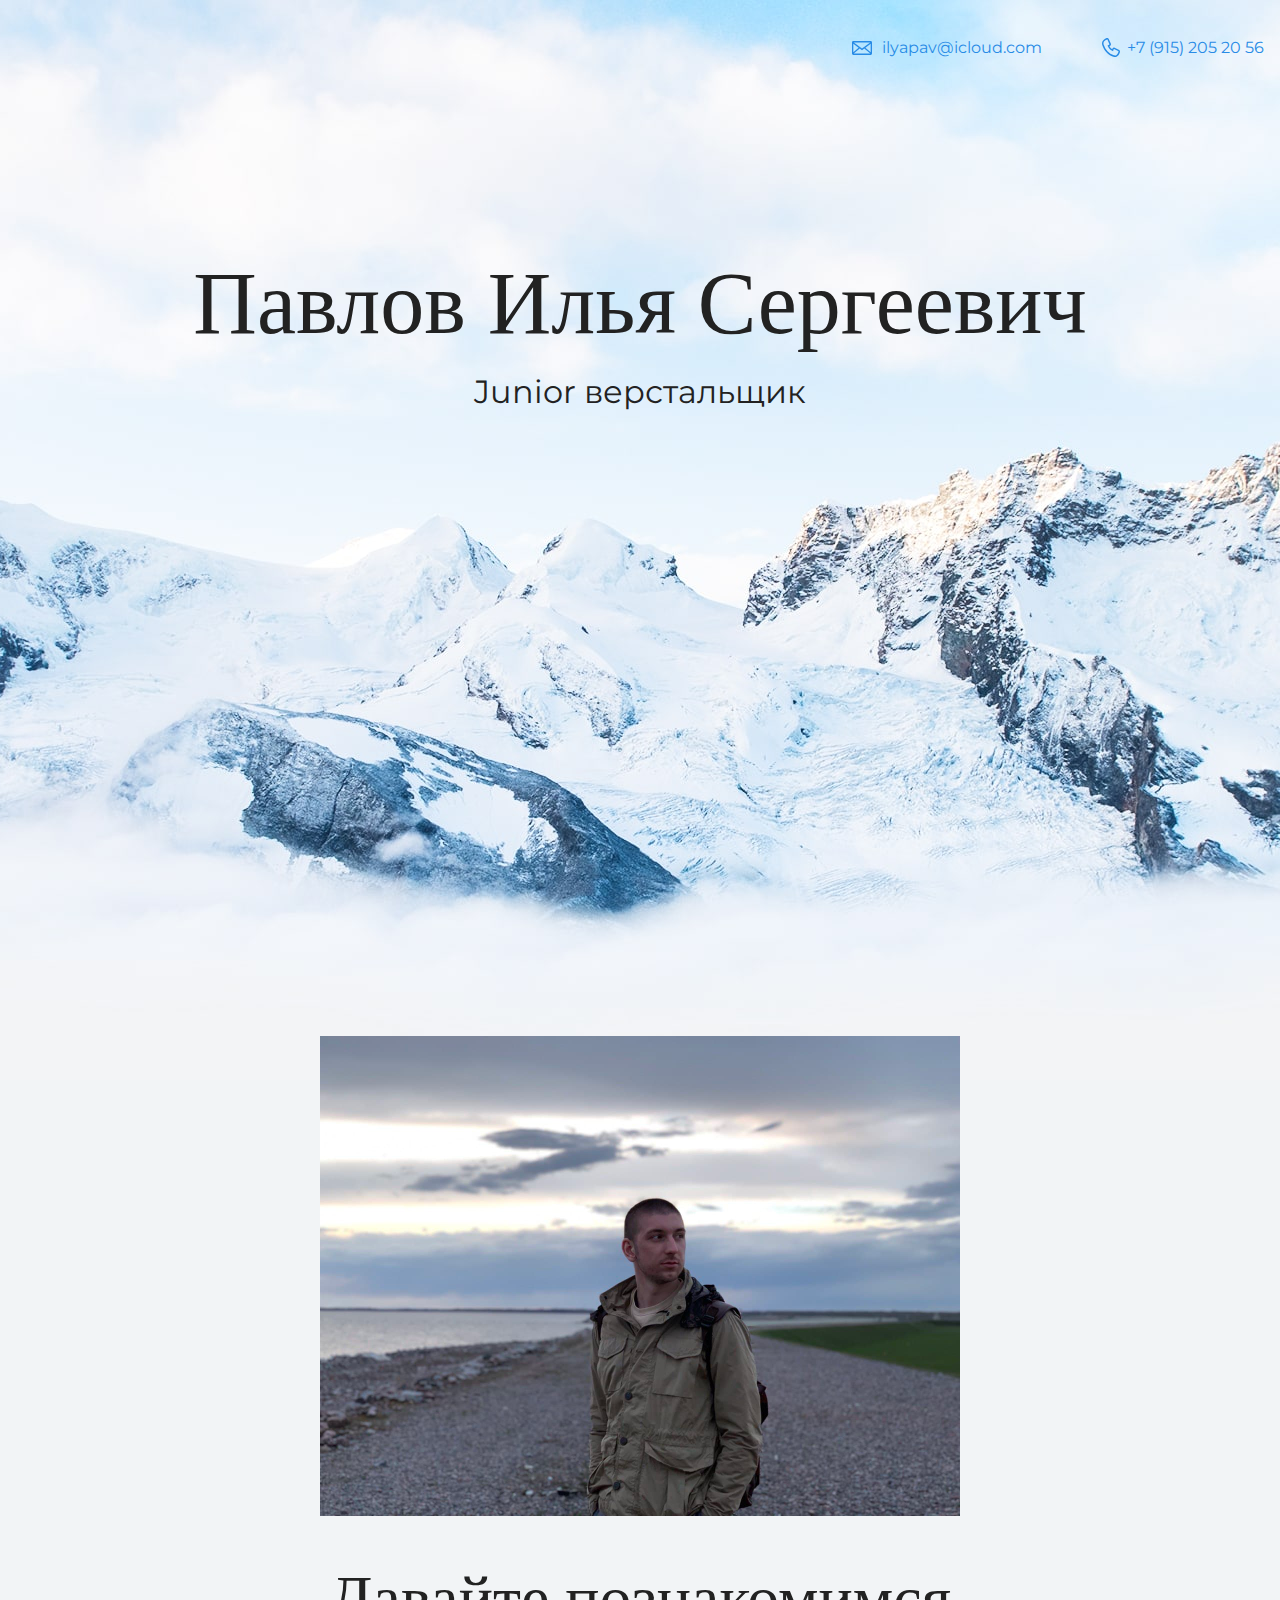
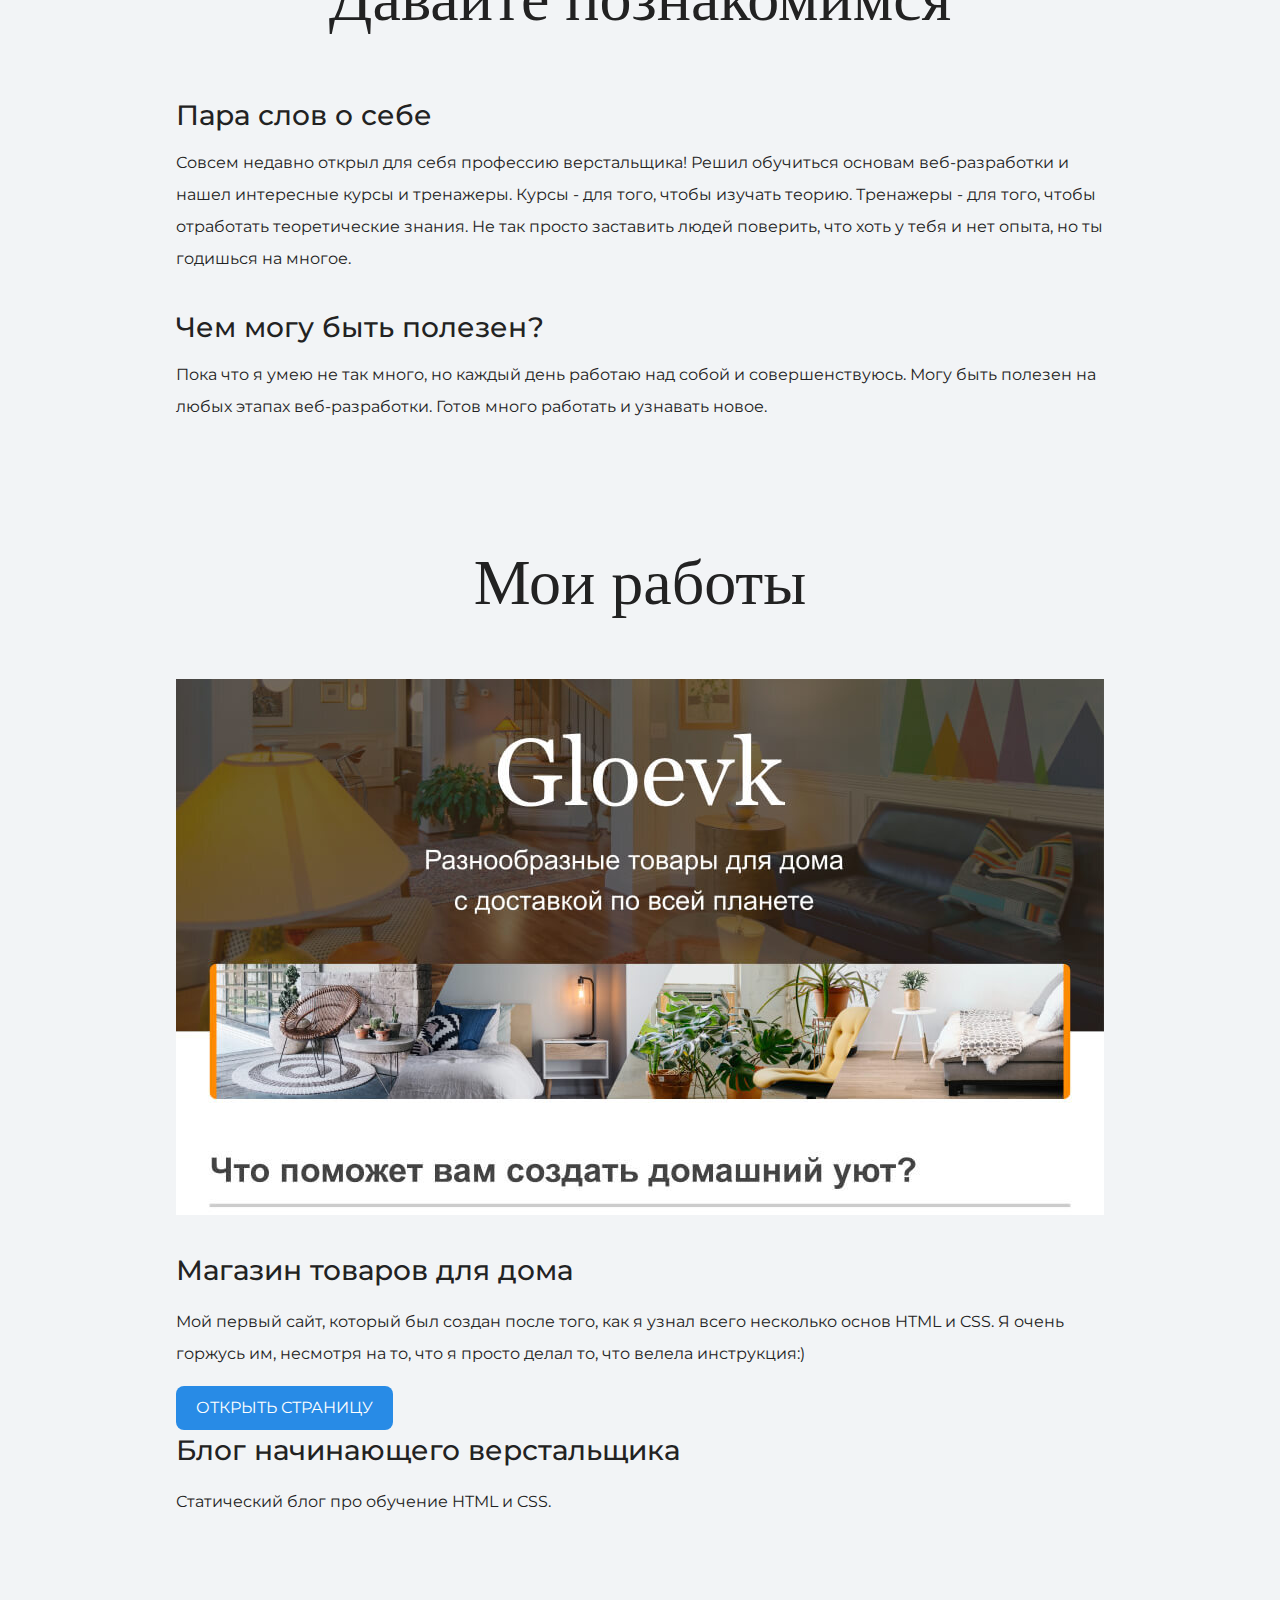
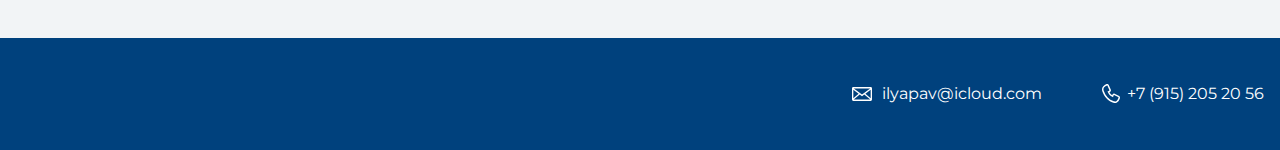
<file: index.html>
<!DOCTYPE html>
<html lang="ru">
  <head>
    <meta charset="UTF-8">
    <link rel="stylesheet" href="style.css">
    <link href="https://fonts.googleapis.com/css?family=Montserrat:400,500,700|Old+Standard+TT&display=swap&subset=cyrillic" rel="stylesheet">
    <title>Портфолио Junior верстальщика</title>
  </head>

  <body>
    <header class="page-header">
  <div class="container">
    <a class="header-email"
       href="mailto:ilyapav@icloud.com">ilyapav@icloud.com</a>
    <a class="header-phone"
       href="tel:+79152052056">+7 (915) 205 20 56</a>
  </div>
    </header>

    <section class="hero-image">
    	<div class="container">
      <h1 class="heading">Павлов Илья Сергеевич</h1>
      <p>Junior верстальщик</p>
      </div>
    </section>

    <section class="intro">
    	<div class="container">
    		<figure class="user-image">
  <img src="files/user.jpg" width="640" height="480" alt="Фото Junior верстальщика">
</figure>
      <h2 class="subheading">Давайте познакомимся</h2>
      <h3>Пара слов о себе</h3>
      <p>Совсем недавно открыл для себя профессию верстальщика! Решил обучиться основам веб-разработки и нашел интересные курсы и тренажеры. Курсы - для того, чтобы изучать теорию. Тренажеры - для того, чтобы отработать теоретические знания. Не так просто заставить людей поверить, что хоть у тебя и нет опыта, но ты годишься на многое.</p>
      <h3>Чем могу быть полезен?</h3>
      <p>Пока что я умею не так много, но каждый день работаю над собой и совершенствуюсь. Могу быть полезен на любых этапах веб-разработки. Готов много работать и узнавать новое.</p>
      </div>
    </section>

    <section class="portfolio">
    	<div class="container">
      <h2 class="subheading">Мои работы</h2>
      </div>
      <div class="container">
      	<figure class="project-image">
  		<img src="files/project.jpg" width="928" height="536" alt="Cайт магазина товаров для дома">
		</figure>
      <h3>Магазин товаров для дома</h3>
      <p>Мой первый сайт, который был создан после того, как я узнал всего несколько основ HTML и CSS. Я очень горжусь им, несмотря на то, что я просто делал то, что велела инструкция:)</p>
      <a class="button" href="source/project/gloevk.html">Открыть страницу</a>
      </div>
<div class="container">
      <h3>Блог начинающего верстальщика</h3>
      <p>Статический блог про обучение HTML и CSS.</p>
      </div>
    </section>
    <footer class="page-footer">
    <div class="container">
    <a class="footer-email" href="mailto:ilyapav@icloud.com">ilyapav@icloud.com</a>
    <a class="footer-phone" href="tel:+79152052056">+7 (915) 205 20 56</a>
</div>
    </footer> 
  </body>
</html>
</file>
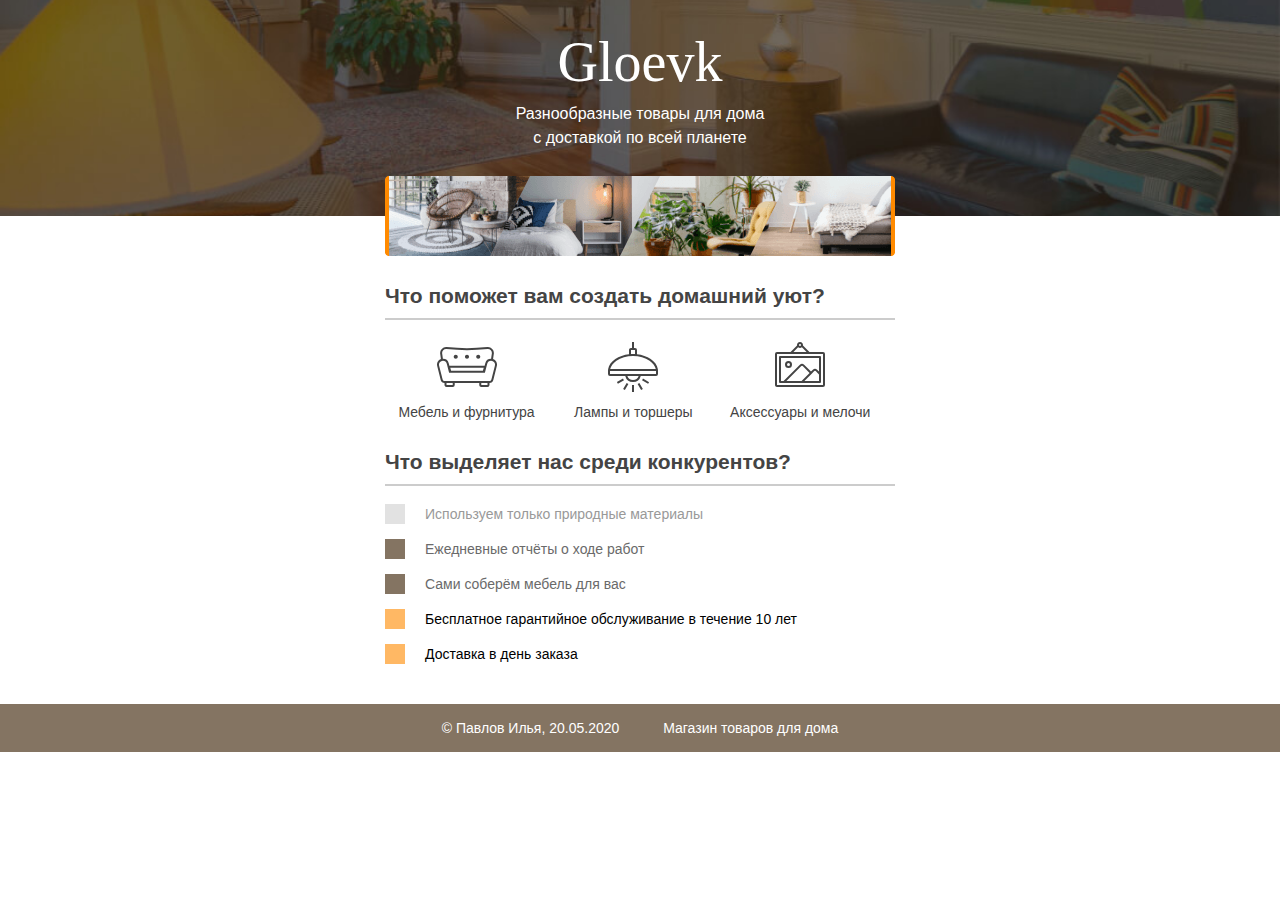
<file: source/project/gloevk.html>
<!DOCTYPE html>
<html lang="ru">
  <head>
    <meta charset="utf-8">
    <title>Магазин товаров для дома</title>
    <link rel="stylesheet" href="style.css">
  </head>
  <body>
    <header class="site-header">
      <div class="container">
        <h1>Gloevk</h1>
        <p>Разнообразные товары для дома с доставкой по всей планете</p>
        <img src="img/gloevk-examples.png" width="510" height="80" alt="Примеры интерьеров">
      </div>
    </header>

    <section class="features">
      <h2>Что поможет вам создать домашний уют?</h2>
      <p class="feature-furniture">Мебель и фурнитура</p>
      <p class="feature-lighting">Лампы и торшеры</p>
      <p class="feature-accessories">Аксессуары и мелочи</p>
    </section>

    <section class="advantages">
      <h2>Что выделяет нас среди конкурентов?</h2>
      <ul class="advantages-list">
        <li class="advantages-item">Используем только природные материалы</li>
        <li class="advantages-item standard">Ежедневные отчёты о ходе работ</li>
        <li class="advantages-item standard">Сами соберём мебель для вас</li>
        <li class="advantages-item vip">Бесплатное гарантийное обслуживание в течение 10 лет</li>
        <li class="advantages-item vip">Доставка в день заказа</li>
      </ul>
    </section>

    <footer class="site-footer">
      <div class="container">
        <p>© Павлов Илья, 20.05.2020</p>
        <p>Магазин товаров для дома</p>
      </div>
    </footer>
  </body>
</html>
</file>
<file: style.css>
body {
  margin: 0;
  min-width: 960px;
  font-family: "Montserrat", "Helvetica", "Arial", sans-serif;
  font-size: 16px;
  line-height: 32px;
  color: #222222;
  background-color: #f2f4f6;
  background-image: url("img/hero-bg.jpg");
  background-repeat: no-repeat;
  background-position: top center;
}

.container {
  max-width: 928px;
  margin: 0 auto;
  padding: 0 16px;
}

.page-header {
  margin: 0 0 160px;
  padding: 32px 0 32px;
}

.page-header .container,
.page-footer .container {
  max-width: 1408px;
  text-align: right;
}

.page-header a {
  margin-left: 56px;
  color: #288be6;
  text-decoration: none;
  background-repeat: no-repeat;
  background-position: left;
}

.header-email {
  padding-left: 30px;
  background-image: url("img/icon-email-header.svg");
}

.header-phone {
  padding-left: 25px;
  background-image: url("img/icon-phone-header.svg");
}

.hero-image {
  margin-bottom: 620px;
}

.hero-image .container {
  max-width: 1408px;
  text-align: center;
}

.heading {
  margin: 0 0 16px;
  font-family: "Old Standard TT", "Times", "Times New Roman", serif;
  font-size: 88px;
  line-height: 96px;
  font-weight: 400;
}

.hero-image p {
  margin: 0;
  font-size: 32px;
  line-height: 48px;
}

.intro {
  margin: 0 0 120px;
}

.subheading {
  margin: 0 0 56px;
  font-family: "Old Standard TT", "Times", "Times New Roman", serif;
  font-size: 64px;
  line-height: 80px;
  font-weight: 400;
  text-align: center;
}

.user-image {
  margin: 0 0 32px;
  text-align: center;
}

.intro h3,
.portfolio h3 {
  margin: 0 0 12px;
  font-size: 28px;
  line-height: 40px;
  font-weight: 500;
}

.intro p {
  margin: 0 0 32px;
}

.skills-list {
  margin: 0;
  padding: 0;
}

.skills-list dt {
  padding-left: 32px;
  background-repeat: no-repeat;
  background-position: left;
}

.skill-html {
  background-image: url("img/icon-html.svg");
}

.skill-css {
  background-image: url("img/icon-css.svg");
}

.level {
  margin: 4px 0 16px;
  padding: 0;
  height: 14px;
  font-size: 0;
  background-color: #ffffff;
  border: 1px solid #86c3fa;
  border-radius: 8px;
}

.level div {
  margin: 1px;
  height: 12px;
  background-color: #288be6;
  border-radius: 6px;
}

.portfolio {
  margin: 0 0 120px;
}

.projects {
  margin: 0;
  padding: 0;
  list-style: none;
}

.projects li {
  margin: 0 0 80px;
}

.project-image {
  margin: 0 0 24px;
  text-align: center;
}

.projects p {
  margin: 0 0 24px;
}

.button {
  padding: 6px 20px;
  display: inline-block;
  vertical-align: baseline;
  text-decoration: none;
  text-transform: uppercase;
  border-radius: 8px;
  background-color: #288be6;
  color: #ffffff;
}

.page-footer {
  padding: 40px 0;
  background-color: #00417d;
  color: #ffffff;
}

.page-footer a {
  margin-left: 56px;
  color: inherit;
  text-decoration: none;
  background-repeat: no-repeat;
  background-position: left;
}

.footer-email {
  padding-left: 30px;
  background-image: url("img/icon-email-footer.svg");
}

.footer-phone {
  padding-left: 25px;
  background-image: url("img/icon-phone-footer.svg");
}
</file>
<file: source/project/style.css>
body {
  margin: 0;
  padding: 0;
  font-family: "Arial", sans-serif;
  font-size: 14px;
  line-height: 20px;
  color: #444444;
}

h1 {
  width: 255px;
  margin: 0 auto 8px;
  font-family: "Georgia", serif;
  text-align: center;
  font-weight: normal;
  font-size: 56px;
  line-height: 64px;
}

h2 {
  border-bottom: 2px solid #cccccc;
  padding-bottom: 12px;
}

.container {
  width: 510px;
  margin: 0 auto;
  padding: 0 20px;
}

.site-header {
  min-width: 550px;
  height: 186px;
  margin-bottom: 70px;
  padding-top: 30px;
  background: #847462 no-repeat center url("img/gloevk-bg.jpg");
  background-size: cover;
  color: #ffffff;
}

.site-header p {
  width: 255px;
  margin: 0 auto 26px;
  text-align: center;
  font-size: 16px;
  line-height: 24px; 
}

.site-header img {
  display: block;
  margin: 0 auto;
}

.features {
  width: 510px;
  margin: 0 auto 30px;
  padding: 0 20px;
}

.features p {
  display: inline-block;
  vertical-align: top;
  width: 30%;
  margin: 0 5px;
  background-repeat: no-repeat;
  background-position: center top;
  text-align: center;
}

.feature-furniture {
  padding-top: 65px;
  background-image: url("img/furniture.svg");
}

.feature-lighting {
  padding-top: 65px;
  background-image: url("img/lighting.svg");
}

.feature-accessories {
  padding-top: 65px;
  background-image: url("img/accessories.svg");
}

.advantages {
  width: 510px;
  margin: 0 auto 40px;
  padding: 0 20px;
}

.advantages-list {
  padding: 0;
  list-style: none;  
}

.advantages-item {
  margin-bottom: 15px;
  padding-left: 20px;
  border-left: 20px solid #e2e2e2;
  color: #999999;
}

.standard {
  border-color: #847462;
  color: #6a6a6a;
}

.vip {
  border-color: #ffb864;
  color: #000000;
}

.site-footer {
  min-width: 550px;
  background-color: #847462;
  color: #ffffff;
}

.site-footer .container {
  text-align: center;
}

.site-footer p {
  display: inline-block;
  vertical-align: middle;
  padding: 0 20px;
}
</file>
